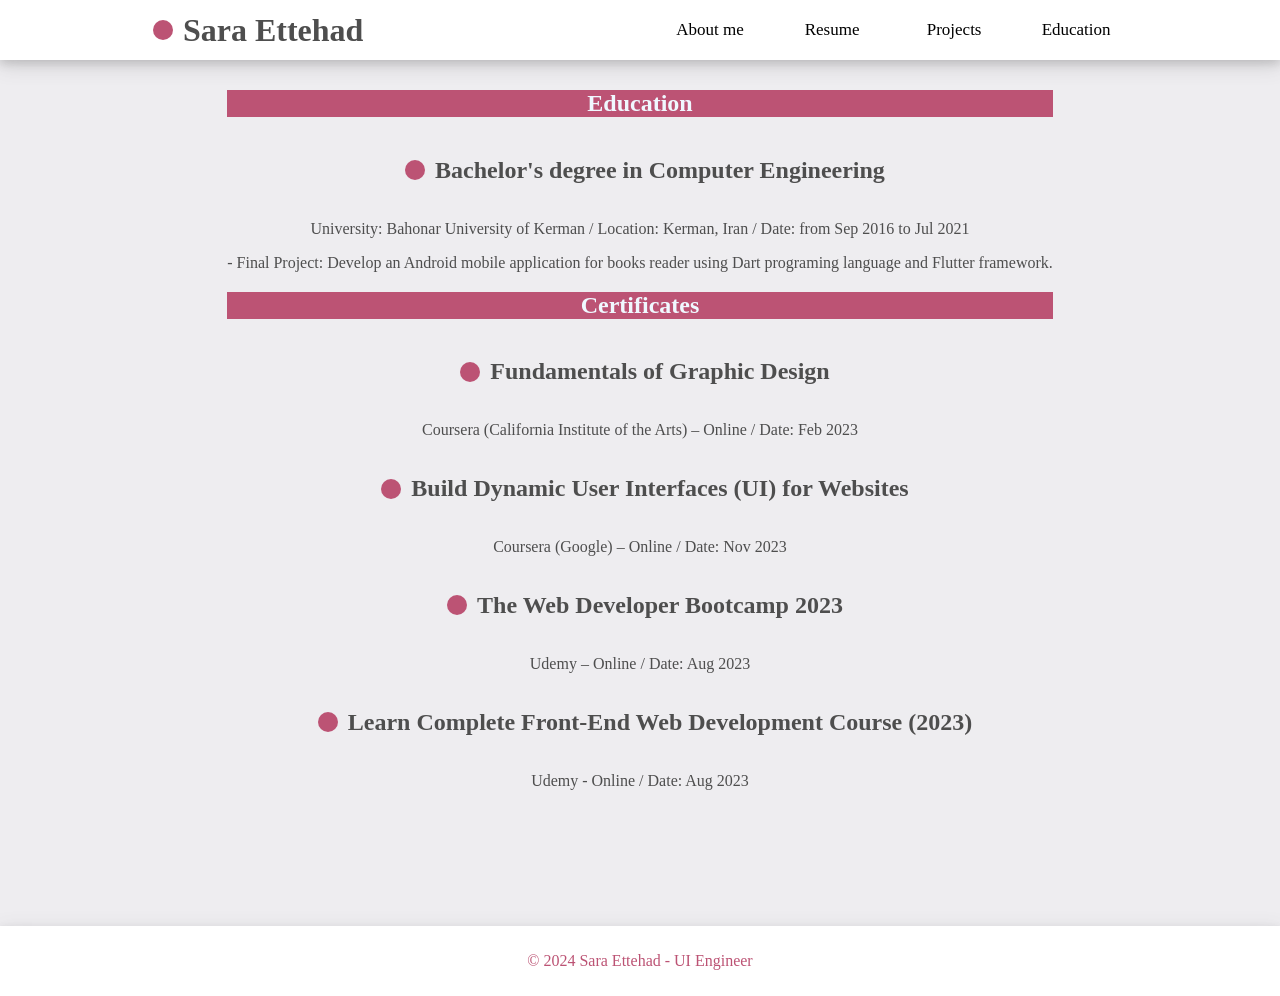
<file: Education.html>
<!DOCTYPE html>
<html lang="en">
<head>
    <meta charset="UTF-8">
    <meta name="viewport" content="width=device-width, initial-scale=1.0">
    <link rel="stylesheet" href="style.css">
    <link rel="stylesheet" href="./DetaileSan.css">
    <title>Sara Ettehad</title>
</head>
<body>
    <div id="topnav" style="top: 0;">
        <a href="./index.html" style="text-decoration: none;"><div class="active">
            <div class="shape"></div>
            <h1>Sara Ettehad</h1>
        </div></a>

        <a href="javascript:void(0);" class="icon" onclick="myFunction()">
            <i class="fa fa-bars"></i>
        </a>

        <div id="myLinks">
            <a href="./index.html">About me</a>
            <a href="./image/Resume(Sara).pdf">Resume</a>
            <a href="#portfolio">Projects</a>
            <a href="./Education.html">Education</a>
        </div>
    </div>

    <section id="detaile">

        <div class="detaile__wrapper" style="margin: 20px 0px;">

            <div class="header__detaile">
                <h1>Education</h1>
            </div>
            <p>

            </p>
            <div class="header">
                <div class="shape"></div>
                <h1>Bachelor's degree in Computer Engineering</h1>
            </div>
            <p>University: Bahonar University of Kerman / Location: Kerman, Iran / Date: from Sep 2016 to Jul 2021</p>
            <p>
                - Final Project: Develop an Android mobile application for books reader using Dart programing language and Flutter framework.
            </p>
            
            <div class="header__detaile">
                <h1>Certificates</h1>
            </div>
            <p>

            </p>
            <div class="header">
                <div class="shape"></div>
                <h1>Fundamentals of Graphic Design</h1>
            </div>
            <p>Coursera (California Institute of the Arts) – Online / Date: Feb 2023</p>

            <div class="header">
                <div class="shape"></div>
                <h1>Build Dynamic User Interfaces (UI) for Websites</h1>
            </div>
            <p>Coursera (Google) – Online / Date:  Nov 2023</p>
            
            <div class="header">
                <div class="shape"></div>
                <h1>The Web Developer Bootcamp 2023</h1>
            </div>
            <p>Udemy – Online / Date: Aug 2023</p>
            
            <div class="header">
                <div class="shape"></div>
                <h1>Learn Complete Front-End Web Development Course (2023)</h1>
            </div>
            <p>Udemy - Online / Date: Aug 2023 </p>
            
            

    </section>

    <footer>
        <div class="container">
            <p> &copy; 2024 Sara Ettehad - UI Engineer</p>
        </div>
    </footer>
</body>

</html>

<script src="./script.js"></script>
</file>
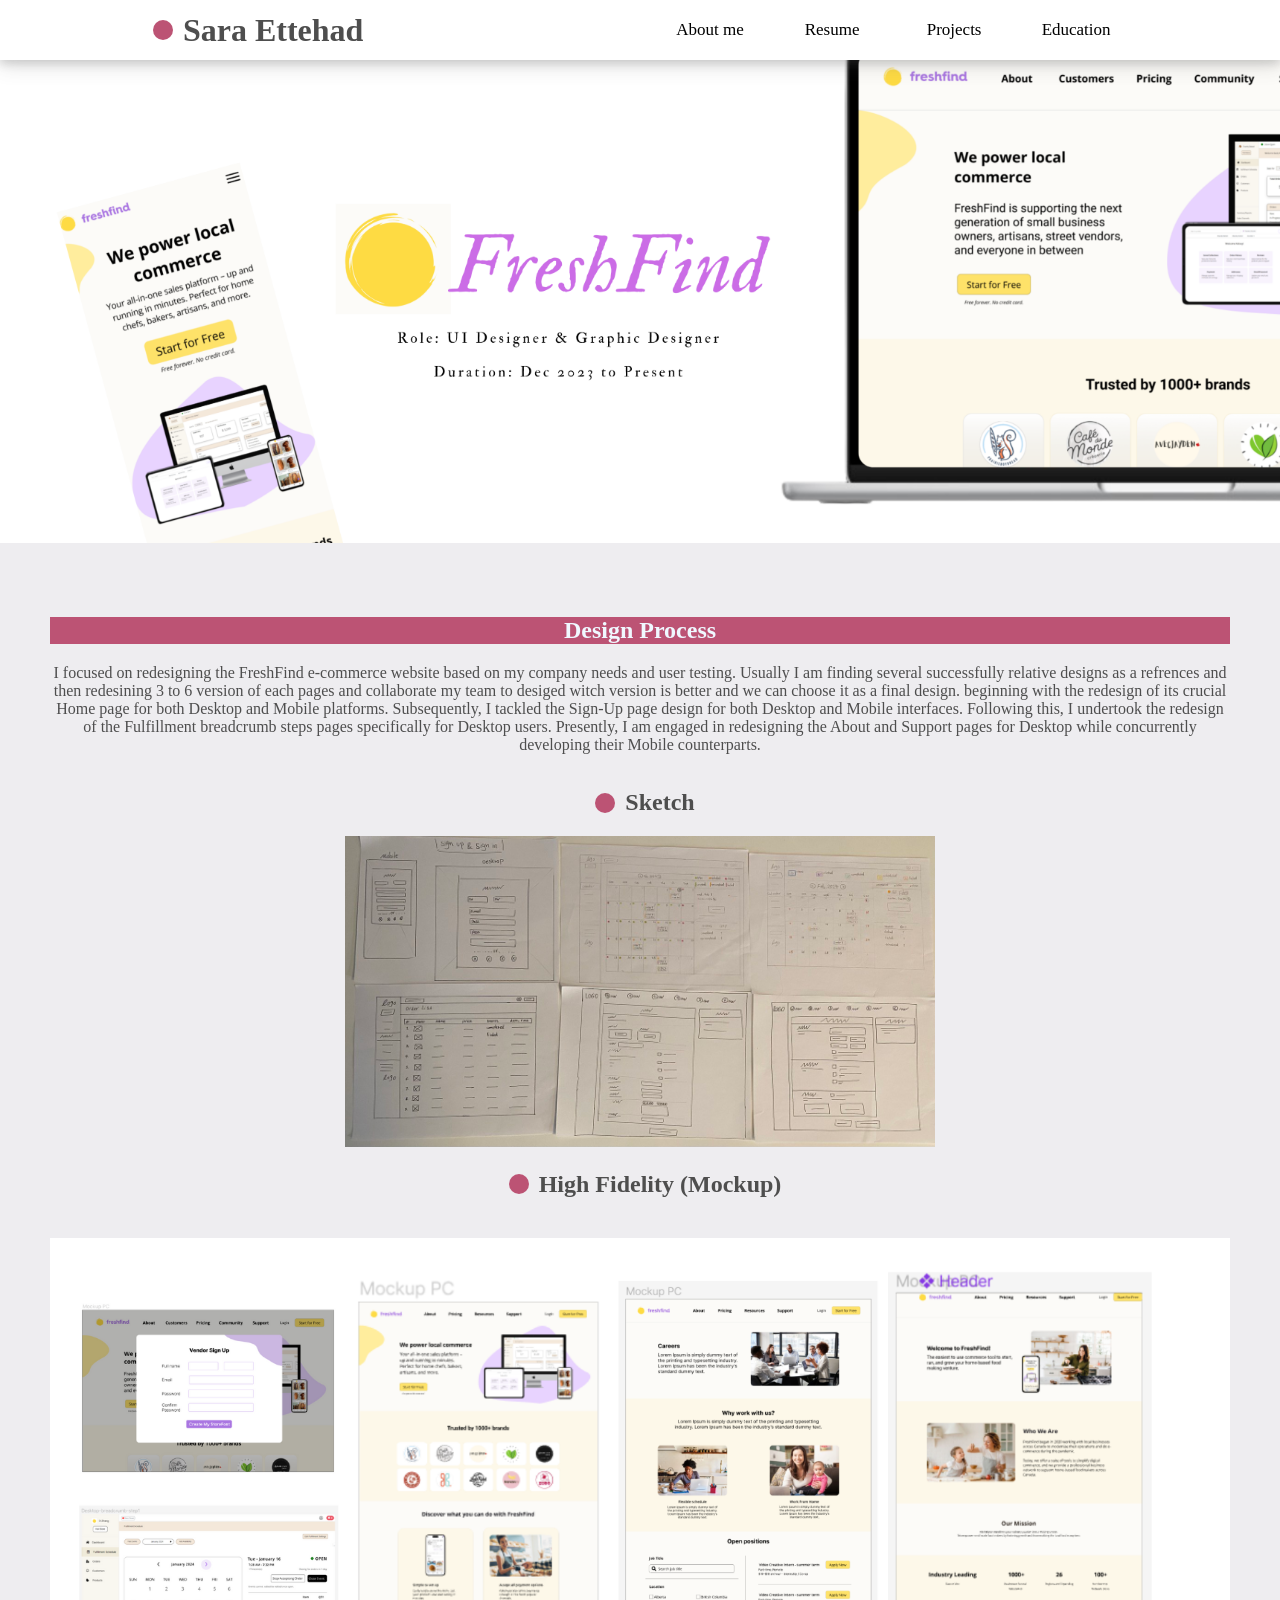
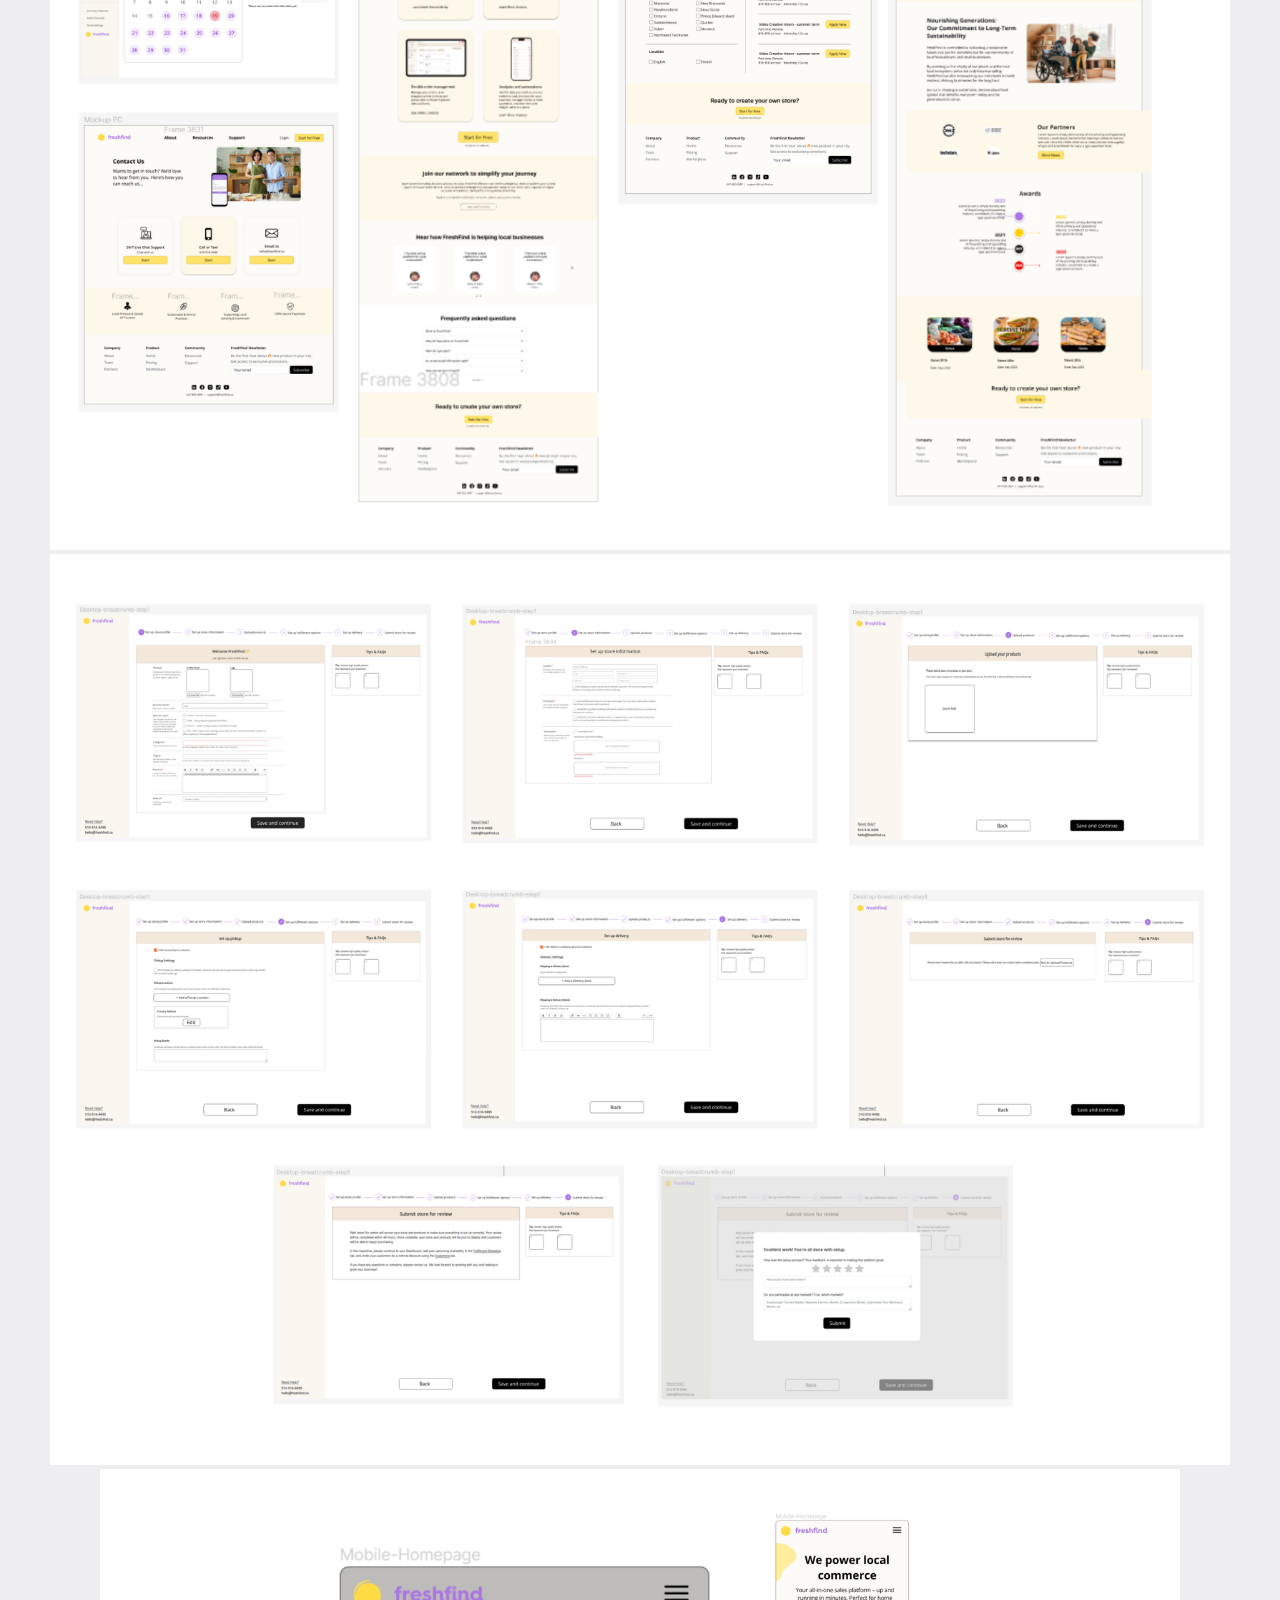
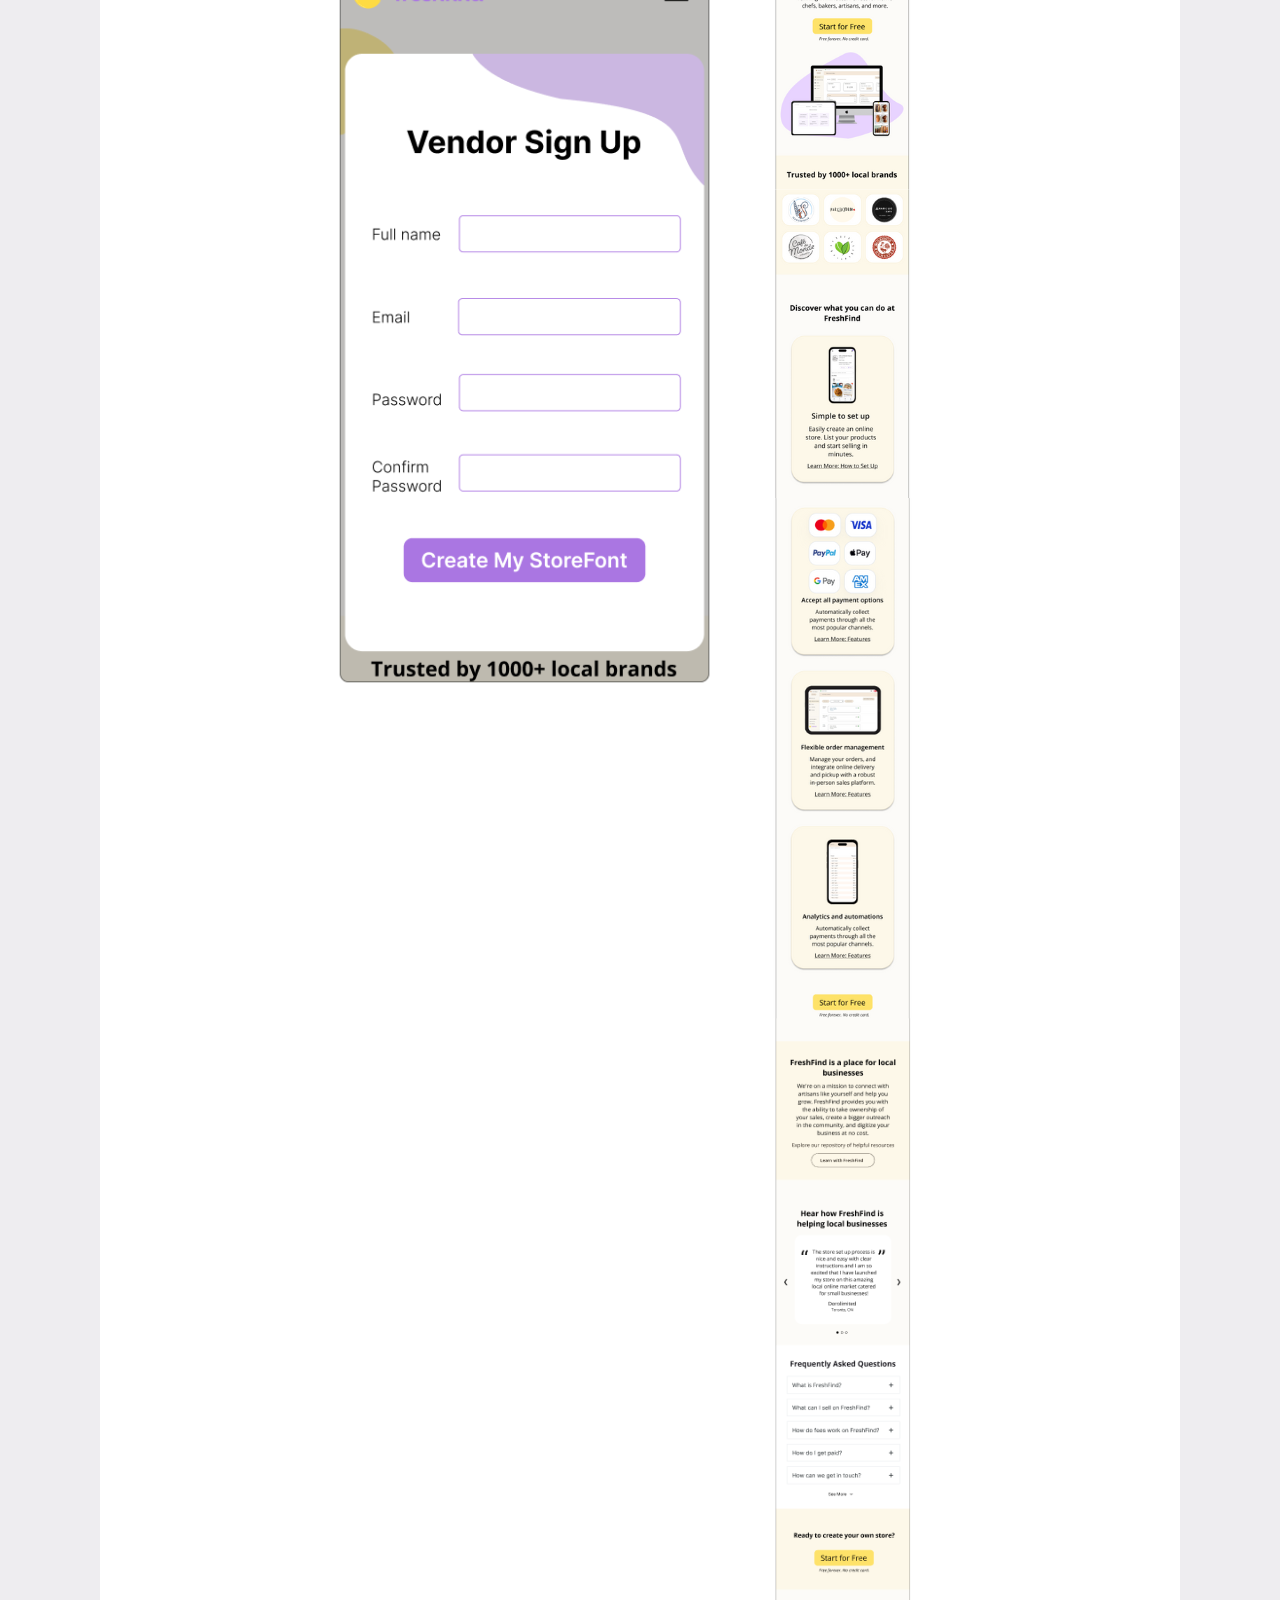
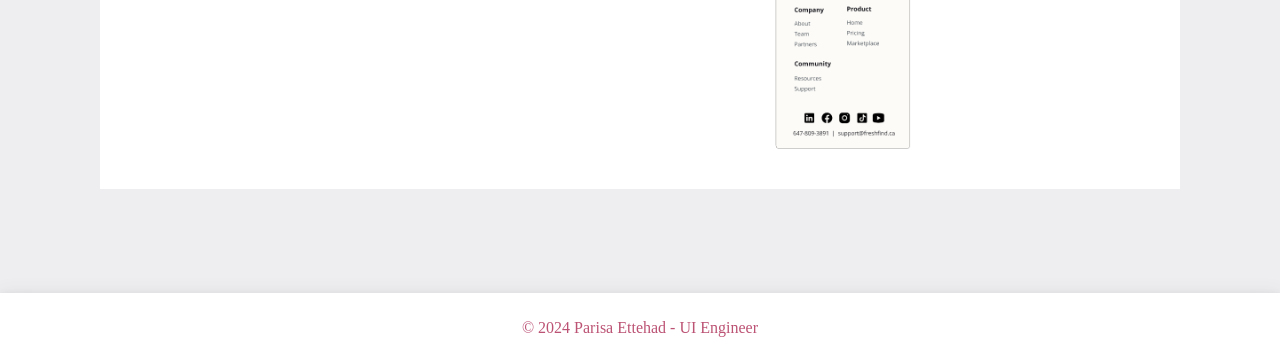
<file: FreshFind.html>
<!DOCTYPE html>
<html lang="en">

<head>
    <meta charset="UTF-8">
    <meta name="viewport" content="width=device-width, initial-scale=1.0">
    <link rel="stylesheet" href="https://cdnjs.cloudflare.com/ajax/libs/font-awesome/4.7.0/css/font-awesome.min.css">    <title>Parisa Ettehad - Portfolio</title>
    <link rel="stylesheet" href="style.css">
    <link rel="stylesheet" href="./DetaileSan.css">
    <title>Sara Ettehad</title>
</head>

<body>
    <div id="topnav">
        

        <a href="./index.html" style="text-decoration: none;"><div class="active">
            <div class="shape"></div>
            <h1>Sara Ettehad</h1>
        </div></a>

        <a href="javascript:void(0);" class="icon" onclick="myFunction()">
            <i class="fa fa-bars"></i>
        </a>

        <div id="myLinks">
            <a href="./index.html">About me</a>
            <a href="./image/ParisaUIDesign.pdf">Resume</a>
            <a href="./index.html#portfolio">Projects</a>
            <a href="./Education.html">Education</a>
        </div>

    </div>

    <img src="./image/Rolehead.png">
    
    <!--<section id="sanHero">
        <img src="./image/Rolehead.png">
    </section> -->

    <section id="detaile">

        <div class="detaile__wrapper">

            


            <div class="header__detaile">
                <h1>Design Process</h1>
            </div>
            <p>
                I focused on redesigning the FreshFind e-commerce website based on my company needs and user testing.
                Usually I am finding several successfully relative designs as a refrences and then redesining 3 to 6 version of each pages and collaborate my team to desiged witch version is better and we can choose it as a final design. 
                beginning with the redesign of its crucial Home page for both Desktop and Mobile platforms. 
                Subsequently, I tackled the Sign-Up page design for both Desktop and Mobile interfaces. 
                Following this, I undertook the redesign of the Fulfillment breadcrumb steps pages specifically for Desktop users. 
                Presently, I am engaged in redesigning the About and Support pages for Desktop while concurrently developing their Mobile counterparts.
            </p>
            

            <div class="header">
                <div class="shape"></div>
                <h1>Sketch</h1>
            </div>
            <div class="l">
                <img class="sanlow" src="./image/freshsketch.jpg">
            </div>
            

            <div class="header">
                <div class="shape"></div>
                <h1>High Fidelity (Mockup)</h1>
            </div>
            <h2></h2>
            <img src="./image/freshDesk.png">
            <img src="./image/freshdesk2.png">
            <img src="./image/freshmob.png">
            </div>

    </section>


    <footer>
        <div class="container">
            <p> &copy; 2024 Parisa Ettehad - UI Engineer</p>
        </div>
    </footer>
</body>

</html>

<script src="./script.js"></script>
</file>
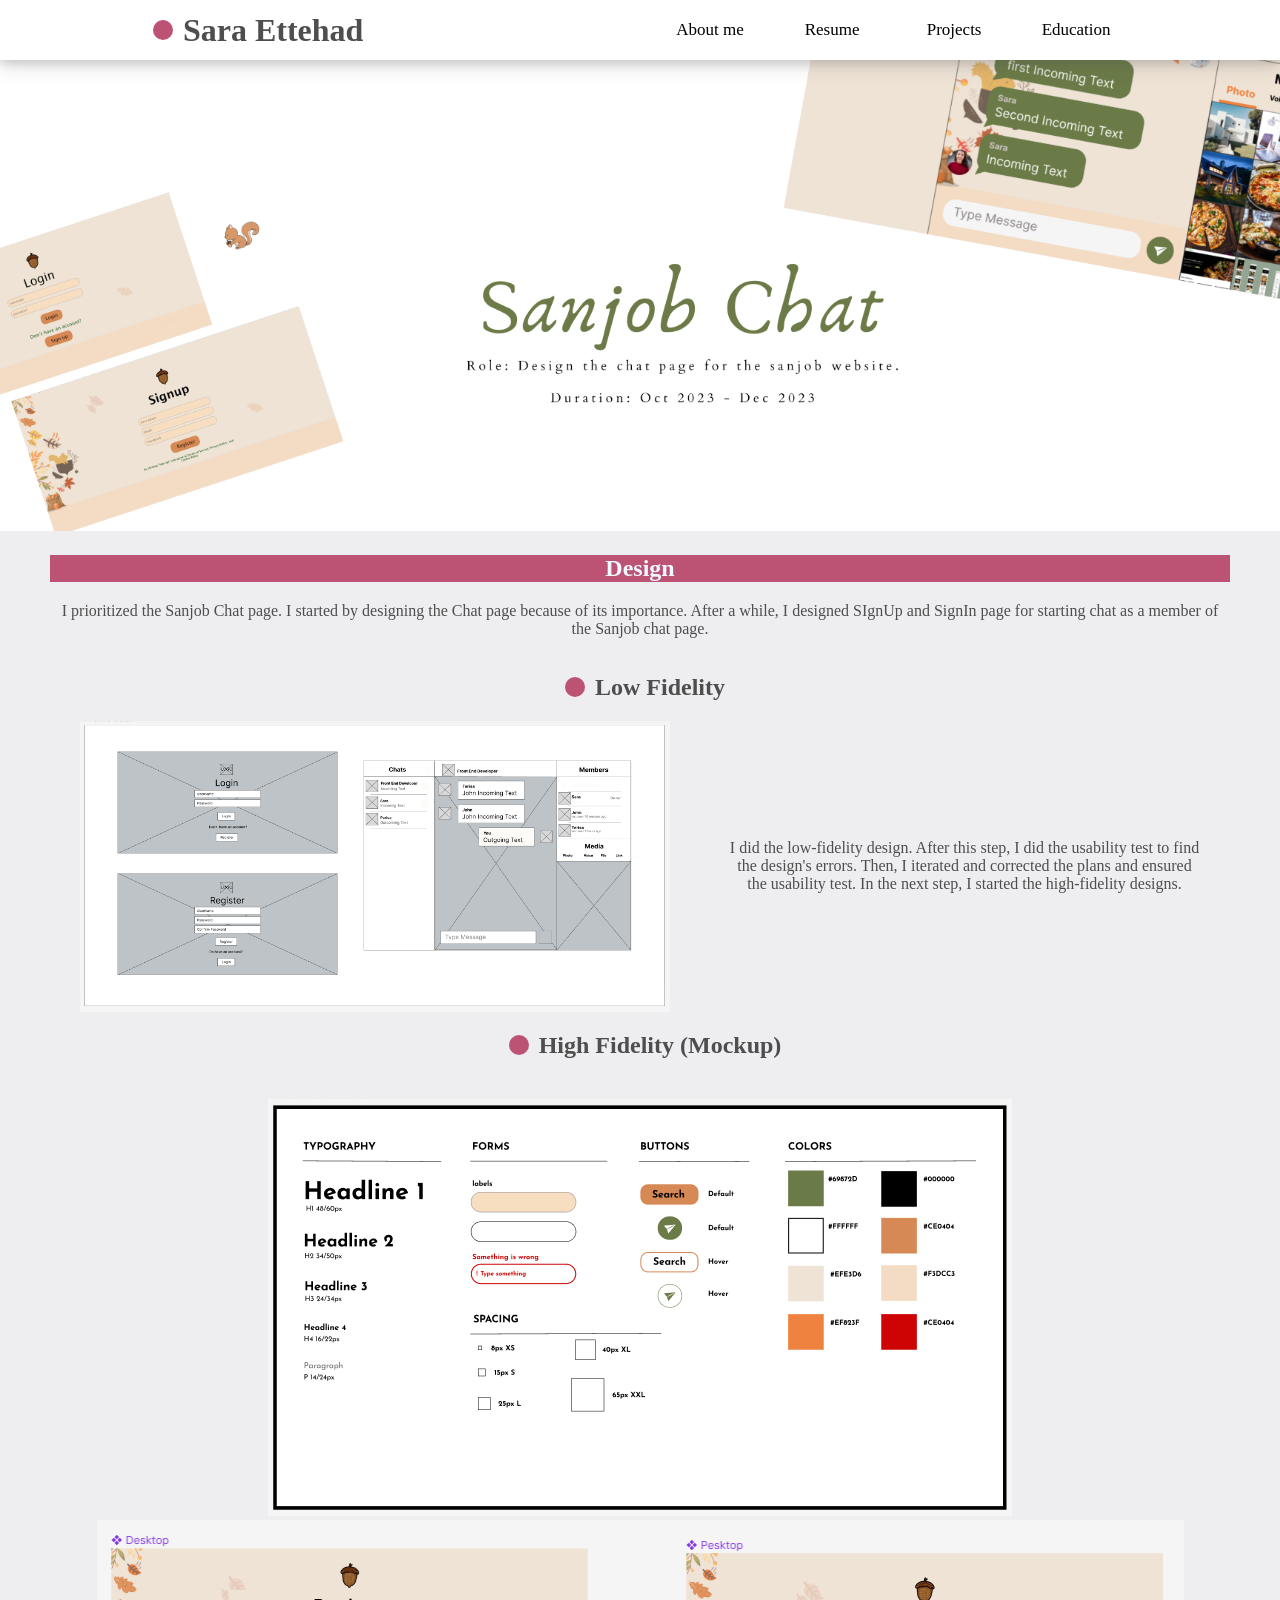
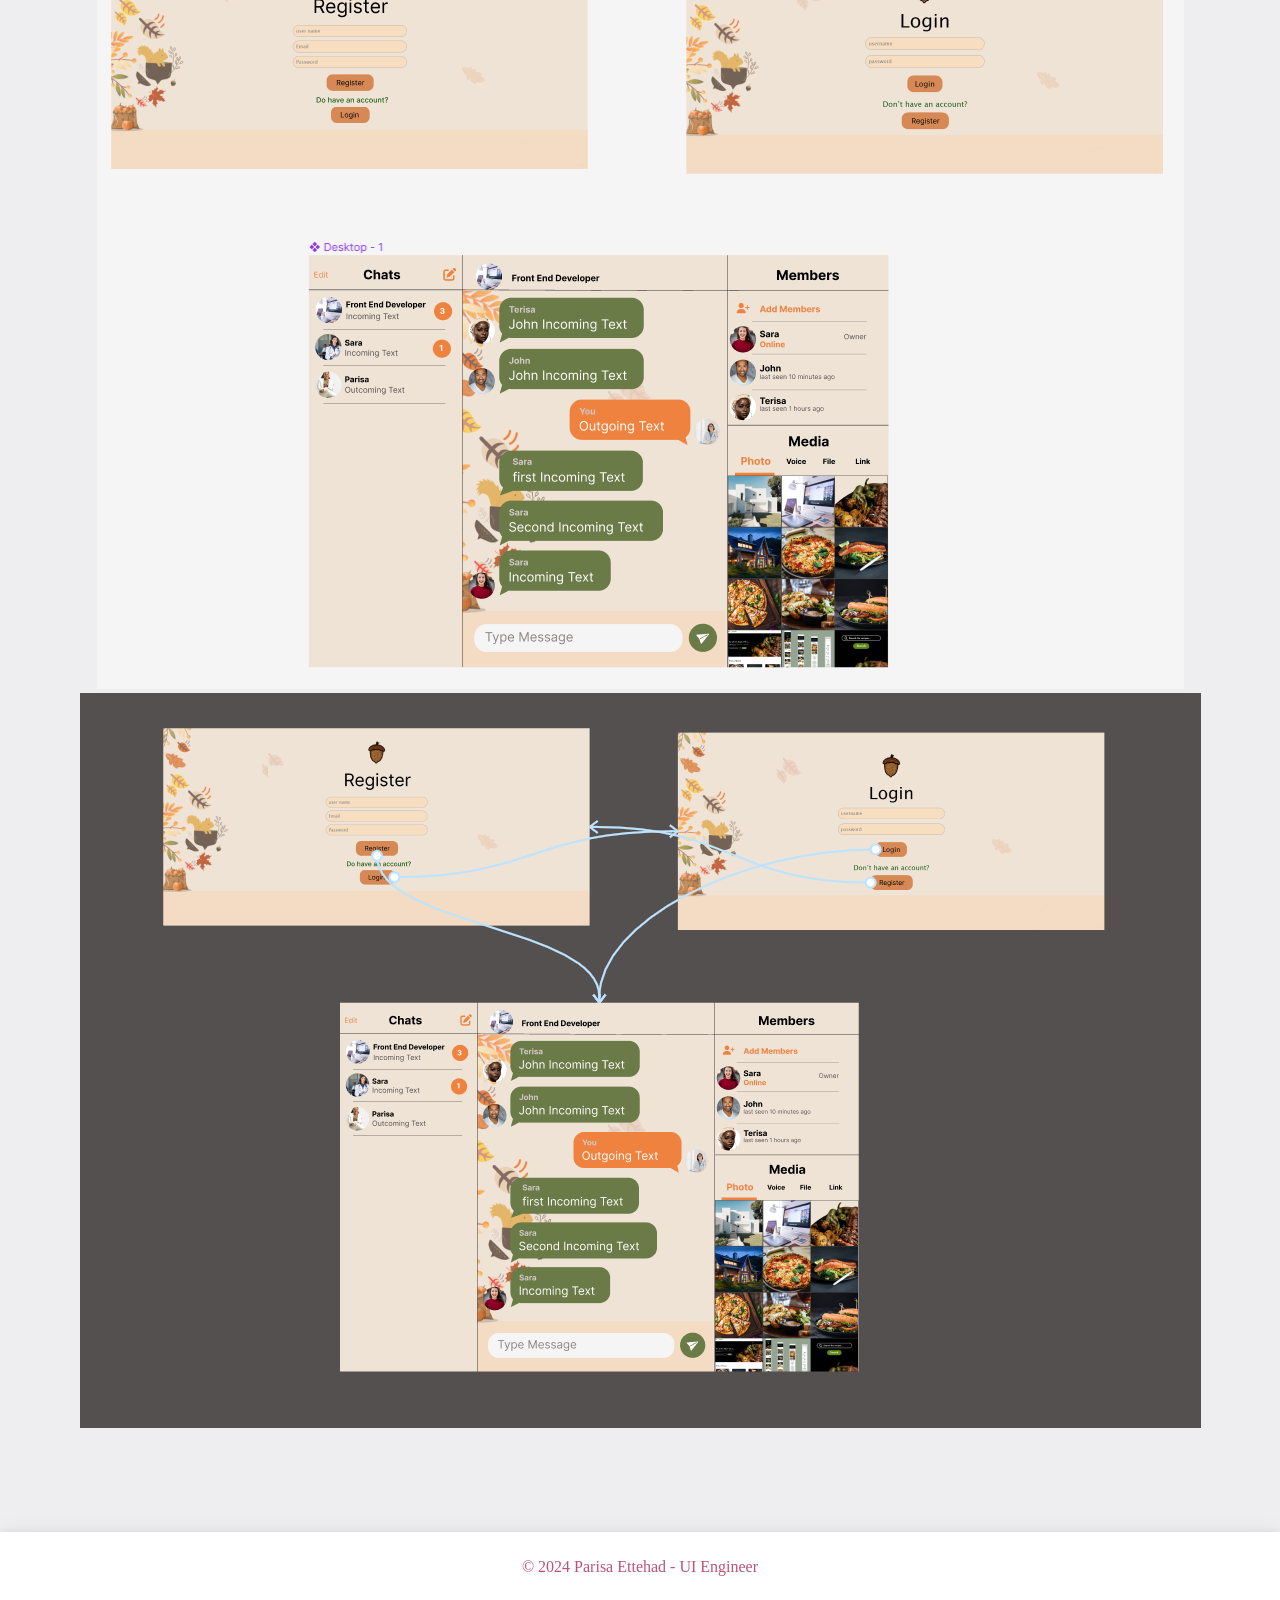
<file: Sanjob.html>
<!DOCTYPE html>
<html lang="en">

<head>
    <meta charset="UTF-8">
    <meta name="viewport" content="width=device-width, initial-scale=1.0">
    <link rel="stylesheet" href="https://cdnjs.cloudflare.com/ajax/libs/font-awesome/4.7.0/css/font-awesome.min.css">    <title>Parisa Ettehad - Portfolio</title>
    <link rel="stylesheet" href="style.css">
    <link rel="stylesheet" href="./DetaileSan.css">
    <title>Sara Ettehad</title>
</head>

<body>
    <div id="topnav">

        <a href="./index.html" style="text-decoration: none;"><div class="active">
            <div class="shape"></div>
            <h1>Sara Ettehad</h1>
        </div></a>

        <a href="javascript:void(0);" class="icon" onclick="myFunction()">
            <i class="fa fa-bars"></i>
        </a>

        <div id="myLinks">
            <a href="./index.html">About me</a>
            <a href="./image/ParisaUIDesign.pdf">Resume</a>
            <a href="./index.html#portfolio">Projects</a>
            <a href="./Education.html">Education</a>
        </div>

    </div>
    
    <section id="sanHero">
        <img src="./image/Sanjob Chat.png">
    </section>

    <section id="detaile">

        <div class="detaile__wrapper">

            <div class="header__detaile">
                <h1>Design</h1>
            </div>
            <p>I prioritized the Sanjob Chat page.
                I started by designing the Chat page because of its importance.
                After a while, I designed SIgnUp and SignIn page for starting chat as a member of the Sanjob chat page.
            </p>

            <div class="header">
                <div class="shape"></div>
                <h1>Low Fidelity</h1>
            </div>
            <div class="low__fidelity">
                <img class="sanlow" src="./image/Lowsan.PNG">
                <p>I did the low-fidelity design. After this step, I did the usability test to find the design's errors. Then, I iterated and corrected the plans and ensured the usability test.
                    In the next step, I started the high-fidelity designs.
                </p>
            </div>
            

            <div class="header">
                <div class="shape"></div>
                <h1>High Fidelity (Mockup)</h1>
            </div>
            <h2></h2>
            <img src="./image/UIsan.PNG">
            <img src="./image/HighSan.PNG">
            <img src="./image/porsan.PNG">
            </div>

    </section>


    <footer>
        <div class="container">
            <p> &copy; 2024 Parisa Ettehad - UI Engineer</p>
        </div>
    </footer>
</body>

</html>

<script src="./script.js"></script>
</file>
<file: style.css>
body {
    font-family: 'Dancing Script', cursive 'Zilla Slab', serif; 
    margin: 0;
    padding: 0;
    background-color: #eeedf0;
}
.imag{
    width: 70%;
    height: auto;
}
#topnav{
    position: fixed;
    display: flex;
    justify-content: space-around;
    align-items: center;
    width: 100%;
    background-color: white;
    height: 60px;
    z-index: 1000;
    box-shadow: 0 4px 8px 0 rgba(85, 85, 85, 0.19), 0 6px 20px 0 rgba(85, 85, 85, 0.19);
}

.active{
    color: #4e4e4e;
    display: flex;
    flex-direction: row;
    align-items: center;
}

#myLinks{
    display: flex;
    justify-content: space-between;
}

.icon{ 
    display: none;
}

#myLinks a {
    color: black;
    width: 70px;
    text-align: center;
    margin: 10px;
    padding: 4px 16px;
    text-decoration: none;
    font-size: 17px;
}

#myLinks a:hover{
    border-radius: 0px;
    border-bottom: 3px solid #bc5374;
}

.shape{
    background-color: #bc5374;
    height: 20px;
    width: 20px;
    margin: 10px;
    border-radius: 50%;
}

.hero__wrapper{
    display: flex;
    flex-direction: row;
    justify-content: space-around;
    align-items: center;
    min-height: 560px;
}

.hero__wrapper p {
    width: 400px;
    color: gray;
}

.hero__wrapper h1{
    color: #4e4e4e;
    font-size: 60px;
    margin: 0px;
}

h3{
    color: #4e4e4e;
}

.hero__wrapper h4{
    color: #bc5374;
}


.hero__wrapper--left{
    align-items: left;
    width: 60%;
}

.hero__wrapper--right {
    position: absolute;
    left: 55%;
    top: 60px;
    display: flex;
}

.hero__wrapper--right img{
    height: 500px;
}

#links{
    position: fixed;
    background-color:  rgba(215, 194, 193, 0.544);
    top: 230px;
    left: 30px;
    border-radius: 10px;
}

.links__wrapper {
    display: flex;
    flex-direction: column;
}
.links__wrapper a{
    color: #bc5374;
    padding: 15px;

}

#portfolio {
    background-color: white;
    display: flex;
    flex-direction: column;
    text-align: left;
    padding: 50px 100px;
}

.projects{
    display: flex;
    flex-direction: column;
    align-items: center;
    justify-content: center;
    margin-bottom: 30px;
}

.uiDesign{
    display: flex;
    flex-direction: row;
    height: 405px;
    width: 600px;
    margin: 30px;
    justify-content: space-between;
    align-items: center;
    border-radius: 20px;
    box-shadow: 0 4px 8px 0 rgba(0, 0, 0, 0.2), 0 6px 20px 0 rgba(0, 0, 0, 0.19);
    background-color: whitesmoke;
}

.uiDesign img{
    position: relative;
    height: 405px;
    top: 2px;
    border-top-right-radius: 20px;
    border-bottom-right-radius: 20px;
}

.uiDesign-detaile{
    display: flex;
    justify-content: center;
    text-align: left;
    align-items: start;
    flex-direction: column;
    padding: 0px 50px;
}

.project__title{
    color: #4e4e4e;
    display: flex;
    flex-direction: row;
    align-items: center;
    justify-content: center;
    margin-bottom: 30px;
    margin-top: 30px;
}

.Portfolio-continer{
    margin: 0px;
    display: grid;
    grid-template-columns: repeat(2, 1fr);
}

.project{
    display: flex;
    flex-direction: column;
    align-items: center;
    text-align: center;
    justify-content: center;
    margin-bottom: 30px;
    margin-top: 20px;
}

.project h3{
    margin: 10px;
}

.project a{
    text-decoration: none;
    color: #bc5374;
}

.project img {
    border-radius: 20px;
    height: auto;
    width: 70%;
    box-shadow: 0 4px 8px 0 rgba(0, 0, 0, 0.2), 0 6px 20px 0 rgba(0, 0, 0, 0.19);
    object-fit: fill;
}

.Visit{
    width: 150px;
}

#about {
    background-color: hsl(341, 44%, 53%);
    color: #fff;
    display: flex;
    align-items: center;
    flex-direction: column;
}

.about-container{
    display: flex;
    justify-content: space-around;
    align-items: center;
    max-width: 1200px;
    margin: 0 auto; 
    padding: 20px;
}
.about-container p{
    width: 40%;
}

footer {
    background-color: white;
    color: #bc5374;
    text-align: center;
    padding: 10px 0;
    box-shadow: 0 4px 8px 0 rgba(85, 85, 85, 0.19), 0 6px 20px 0 rgba(85, 85, 85, 0.19);
}

button{
    background-color: rgb(215, 194, 193, 0.544);
    border: none;
    color: #bc5374;
    font-size: larger;
    padding: 10px;
    margin-top: 15px;
    border-radius: 10px;
    width: 100px;
}

.project p{
    font-size: small;
}

@media only screen and (max-width: 1224px) {

    .hero__wrapper{
        height: 950px;
        display: flex;
        text-align: center;
        flex-direction: column;

    }
    .hero__wrapper--left{
        display: flex;
        position: absolute;
        top: 70px;
        justify-content: center;
        align-items: center;
        flex-direction: column;
    }

    .hero__wrapper--right{
        top: 450px;
        left: 30%;
    }

    .Portfolio-continer{
        display: grid;
        grid-template-columns: repeat(1, 1fr);
        text-align: center;
        gap: 50px;
    }
}
@media only screen and (max-width: 950px) {

    #topnav {
    display: flex;
    justify-content: space-between;
    height: 60px;
    flex-direction: row;
    align-items: center;
    }

    #topnav a {
        color: black;
        text-decoration: none;
        font-size: 17px;
        display: block;
    }
    
    #myLinks {
        position: absolute;
        background-color: #4e4e4e;
        width: 100%;
        display: none;
        top: 60px;
        z-index: 1000;
        padding: 20px 0px;
    }
    

    #myLinks a{
        padding-top: 10px;
        color: aliceblue;
    }
    
    
    #topnav a.icon {
        position: absolute;
        right: 30px;
        top: 25px;
    }
    
    .active {
        color: #4e4e4e;
        margin-left: 30px;
    }

    .hero__wrapper--right {
        position: absolute;
        left: 25%;
        top: 450px;
        display: flex;
    }
}

@media only screen and (max-width: 768px) {
    
    .shape{
        height: 15px;
        width: 15px;
    }

    .active h1{
        font-size: 20px
    }

    .hero__wrapper h2{
        font-size: 20px;
        margin: 10px 0px;
    }

    .hero__wrapper p{
        font-size: 14px;
        margin: 10px 0px;
    }


    .Portfolio-continer{
        gap: 20px;
    }
    
    .about-container{
        display: flex;
        flex-direction: column;
        align-items: center;
        text-align: center;
        max-width: 1200px;
        margin: 0 auto; 
        padding: 20px;
    }

    .about-container p{
        width: 70%;
    }

    .hero__wrapper{
        height: 850px;
    }

    .hero__wrapper--right {
        position: absolute;
        left: 16%;
        top: 350px;
        display: flex;
    }

    .uiDesign{
        height: 405px;
        width: 530px;
    }

    .uiDesign-detaile{
        display: flex;
        flex-direction: column;
        align-items: center;
        text-align: center;
    }

    .uiDesign p{
        font-size: small;
    }

    .uiDesign h2{
        font-size: 16px;
    }

    .uiDesign h5{
        font-size: 12px;
        margin: 7px 0px;
    }

    .uiDesign p{
        font-size: 12px;
    }
    
    .Portfolio-continer{
        display: grid;
        grid-template-columns: repeat(1, 1fr);
        text-align: center;
        justify-content: center;
    }

    button{
        font-size: medium;
        padding: 8px;
    }
}

@media only screen and (max-width: 568px) {

    .hero__wrapper{
        height: 650px;
        display: flex;
        text-align: center;
        flex-direction: column;
    }

    #links{
        left: 10px;
    }

    .links__wrapper a{
        padding: 9px;
    }

    .hero__wrapper--left h2{
        font-size: 10px;
        margin: 0px;
    }

    .hero__wrapper--left h4{
        margin: 5px;
    } 

    .paragraph{
        font-size: small;
    } 

    .hero__wrapper--right{
        top: 380px;
        left: 25%;
    }
    .hero__wrapper--right img{
        height: 270px;
    }

    .uiDesign{
        height: 350px;
        width: 420px;
    }

    .uiDesign img{
        position: relative;
        height: 350px;
        width: 220px;
        top: 2px;
        border-top-right-radius: 20px;
        border-bottom-right-radius: 20px;
    }

    .project__title h1{
        font-size: large;
    }
    .graphic h3{
        font-size: medium;
    }

    .project h3{
        font-size: medium;
    }
}
@media only screen and (max-width: 440px) {
    

    #hero p{
        font-size: smaller;
    }

    .hero__wrapper--right{
        left: 18%;
    }

    .project__title h1{
        font-size: xx-large;
    }

    .uiDesign{
        height: 250px;
        width: 300px;
    }

    .uiDesign img{
        height: 250px;
        width: 150px;

    }

    .uiDesign-detaile{
        padding: 0px 5px;
    }
}
@media only screen and (max-width: 400px) {
    .active{
        margin: 0px 5px;
    }

    #hero h2{
        font-size: small;
    }

    #hero p{
        font-size: smaller;
    }
}
</file>
<file: DetaileSan.css>
#sanHero{
    position: relative;
    top: 50px;
}footer{
    position: relative;
    top: 50px;
}

#detaile{
    display: flex;
    flex-direction: column;
    justify-content: center;
    align-items: center;
    text-align: center;
    margin: 50px;
}

.header h1{
    color: #4e4e4e;
    
}

.header__detaile h1{
    color:aliceblue
}

#detaile p{
    color: #4e4e4e;
}

.header__detaile{
    background-color: #bc5374;
}

.header{
    display: flex;
    flex-direction: row;
    align-items: center;
    justify-content: center;
    text-align: center;
}

.hero__pro {
    height: 200px;
    color: #4e4e4e;
    font-size: xx-large;
}

img{
    max-width: 100%;
    height: auto;
}

.low__fidelity{
    display: flex;
    flex-direction: row;
    justify-content: space-around;
    align-items: center;
}

.sanlow{
    width: 50%;
}

.low__fidelity p {
    width: 40%;
}

@media only screen and (max-width: 1100px) {
    .low__fidelity{
        display: flex;
        flex-direction: column-reverse;
        align-items: center;
    }

    .sanlow{
        width: 100%;
    }

    .low__fidelity p {
        width: 100%;
    }
}
</file>
